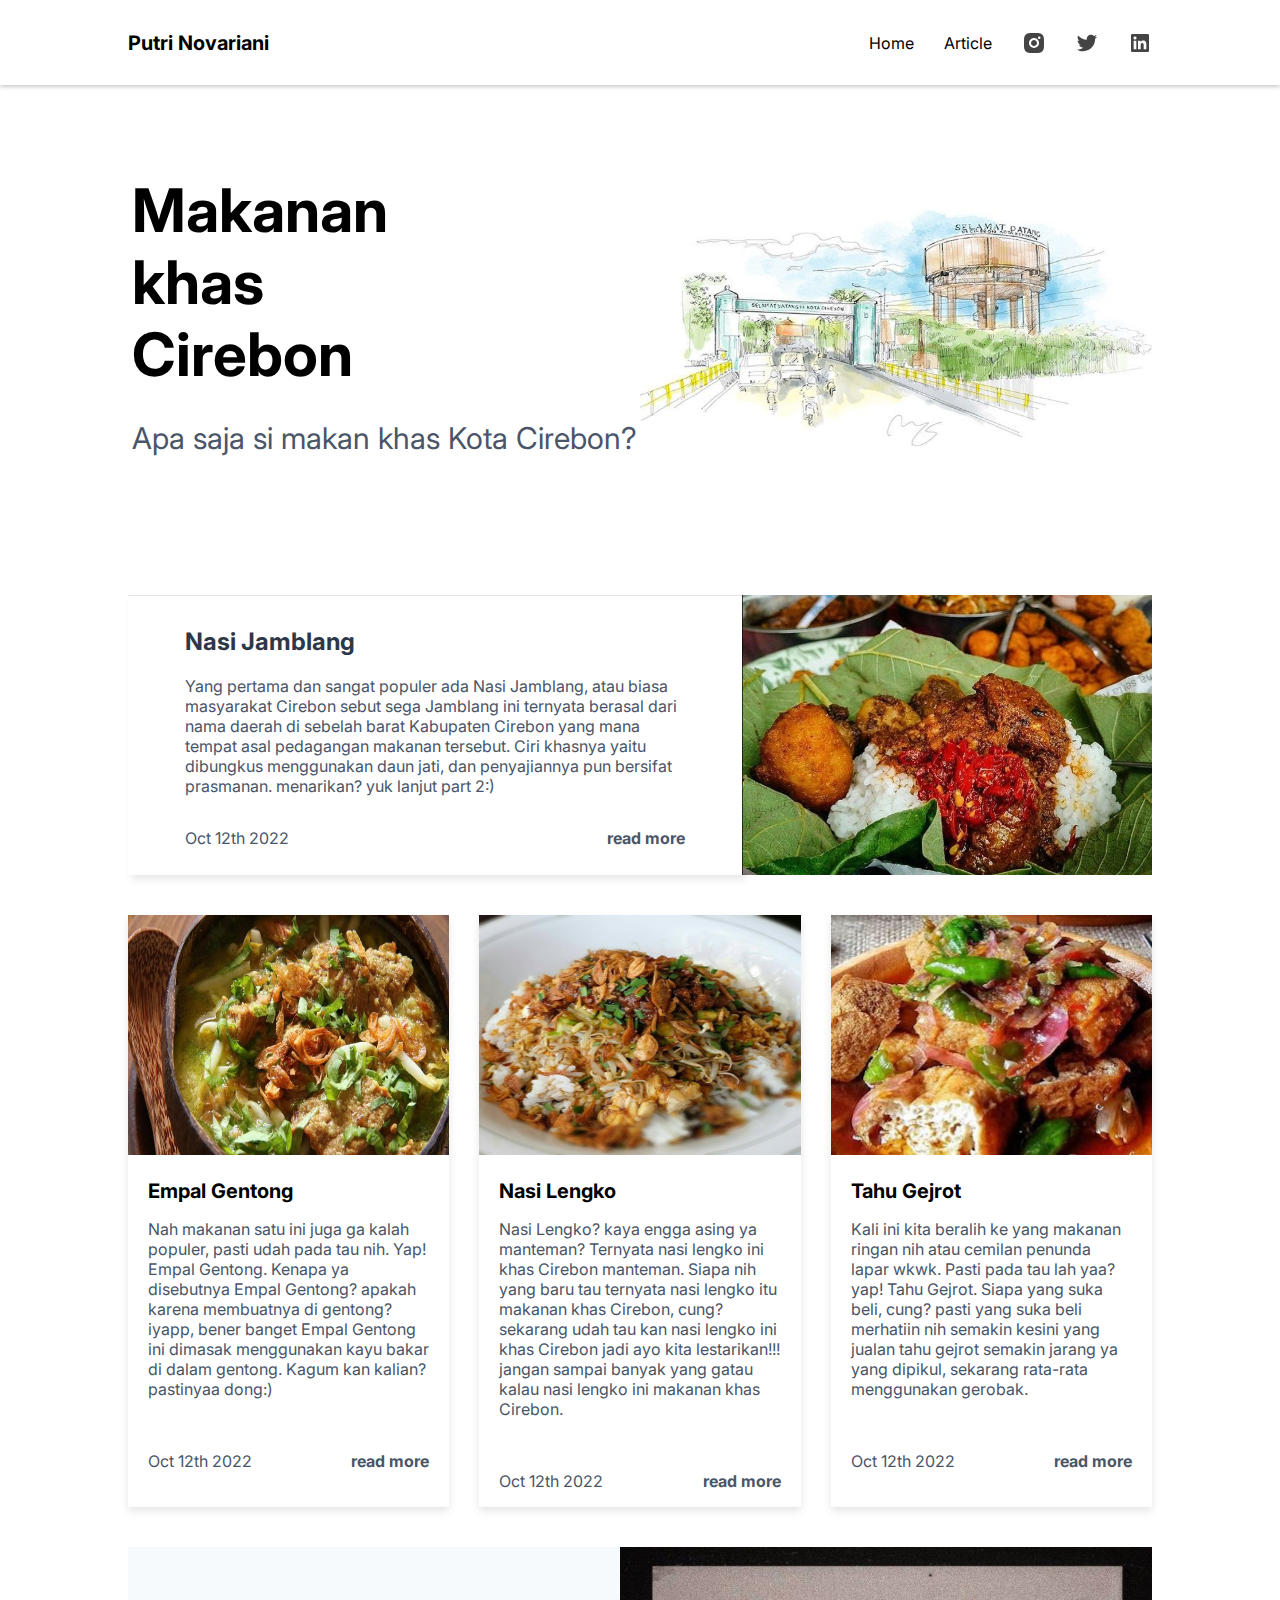
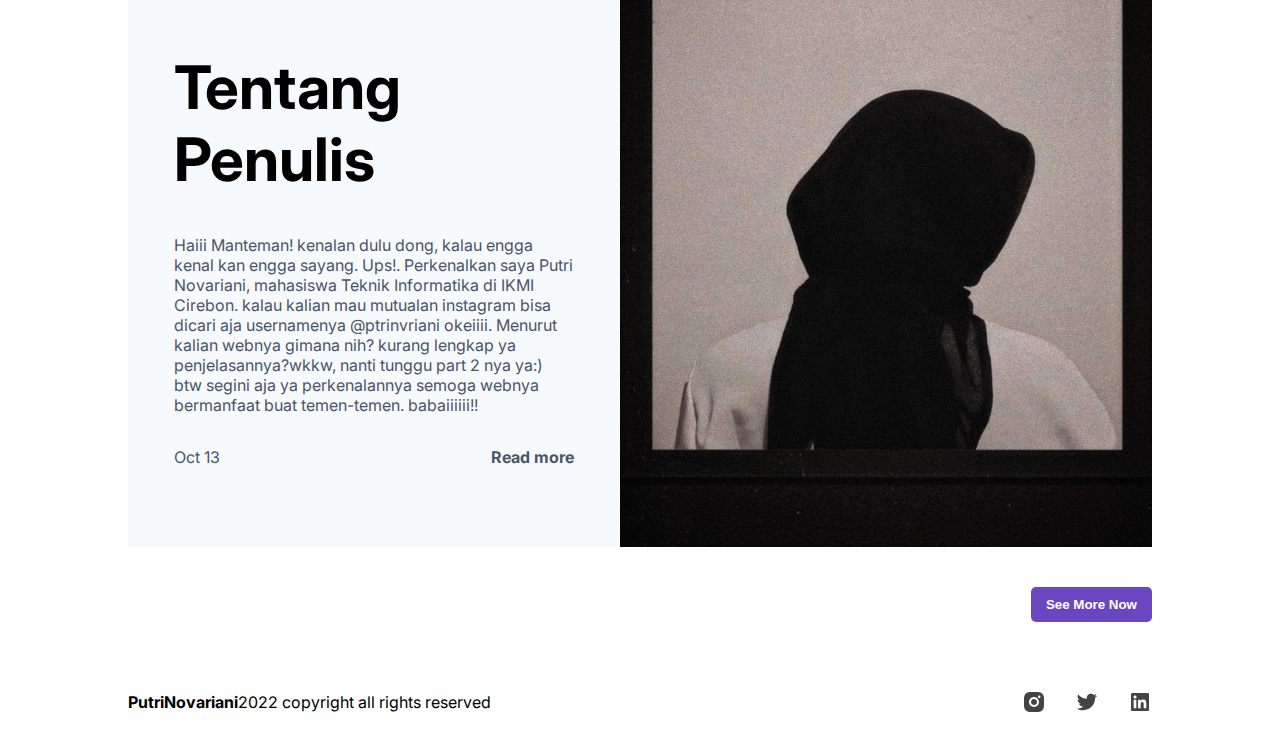
<file: index.html>
<!DOCTYPE html>
<html>
<head>
	<meta charset="utf-8">
	<meta name="viewport" content="width=device-width, initial-scale=1">
	<title>My blog</title>
	<link rel="preconnect" href="https://fonts.googleapis.com">
	<link rel="preconnect" href="https://fonts.gstatic.com" crossorigin>
	<link href="https://fonts.googleapis.com/css2?family=Inter&display=swap" rel="stylesheet">
	<link rel="stylesheet" href="style.css">
</head>
<body>
	<nav class="navbar">
		<h1>Putri Novariani</h1>
		<div class="nav-menu">
			<p>Home</p>
			<p>Article</p>
			<img src="assets/instagram.svg" alt="instagram">
			<img src="assets/twitter.svg" alt="twitter">
			<img src="assets/linkedin.svg" alt="linkedin">
		</div>
	</nav>
	<section class="hero-container">
		<div>
			<div>
				<h1>Makanan khas Cirebon</h1>
				<p>Apa saja si makan khas Kota Cirebon?</p>
			</div>
		</div>
		<img src="assets/hero.jpg" alt="hero">
	</section>
	<section class="description-container">
		<div>
			<div>
				<h2>Nasi Jamblang</h2>
				<p>Yang pertama dan sangat populer ada Nasi Jamblang, atau biasa masyarakat Cirebon sebut sega Jamblang ini ternyata berasal dari nama daerah di sebelah barat Kabupaten Cirebon yang mana tempat asal pedagangan makanan tersebut. Ciri khasnya yaitu dibungkus menggunakan daun jati, dan penyajiannya pun bersifat prasmanan. menarikan? yuk lanjut part 2:)</p>
			</div>
			<div class="description-left-footer">
				<p>Oct 12th 2022</p>
				<p class="font-weight-bold">read more</p>
			</div>
		</div>
		<img src="assets/desc.jpg" alt="desc">
	</section>
	<section class="content-container">
		<div class="card">
			<img src="assets/card1.jpg" alt="card1">
			<div class="card-body">
				<h3>Empal Gentong</h3>
				<p>Nah makanan satu ini juga ga kalah populer, pasti udah pada tau nih. Yap! Empal Gentong. Kenapa ya disebutnya Empal Gentong? apakah karena membuatnya di gentong? iyapp, bener banget Empal Gentong ini dimasak menggunakan kayu bakar di dalam gentong. Kagum kan kalian? pastinyaa dong:)</p>
			</div>
			<div class="card-footer">
				<p>Oct 12th 2022</p>
				<p class="font-weight-bold">read more</p>
			</div>
		</div>
		<div class="card">
			<img src="assets/card2.jpg" alt="card2">
			<div class="card-body">
				<h3>Nasi Lengko</h3>
				<p>Nasi Lengko? kaya engga asing ya manteman? Ternyata nasi lengko ini khas Cirebon manteman. Siapa nih yang baru tau ternyata nasi lengko itu makanan khas Cirebon, cung?sekarang udah tau kan nasi lengko ini khas Cirebon jadi ayo kita lestarikan!!! jangan sampai banyak yang gatau kalau nasi lengko ini makanan khas Cirebon.</p>
			</div>
			<div class="card-footer">
				<p>Oct 12th 2022</p>
				<p class="font-weight-bold">read more</p>
			</div>
		</div>
		<div class="card">
			<img src="assets/card3.jpg" alt="card3">
			<div class="card-body">
				<h3>Tahu Gejrot</h3>
				<p>Kali ini kita beralih ke yang makanan ringan nih atau cemilan penunda lapar wkwk. Pasti pada tau lah yaa? yap! Tahu Gejrot. Siapa yang suka beli, cung? pasti yang suka beli merhatiin nih semakin kesini yang jualan tahu gejrot semakin jarang ya yang dipikul, sekarang rata-rata menggunakan gerobak.</p>
			</div>
			<div class="card-footer">
				<p>Oct 12th 2022</p>
				<p class="font-weight-bold">read more</p>
			</div>
		</div>
	</section>
	<section class="what-is-container">
		<div>
			<div>
				<h1>Tentang Penulis</h1>
				<p>Haiii Manteman! kenalan dulu dong, kalau engga kenal kan engga sayang. Ups!. Perkenalkan saya Putri Novariani, mahasiswa Teknik Informatika di IKMI Cirebon. kalau kalian mau mutualan instagram bisa dicari aja usernamenya @ptrinvriani okeiiii. Menurut kalian webnya gimana nih? kurang lengkap ya penjelasannya?wkkw, nanti tunggu part 2 nya ya:) btw segini aja ya perkenalannya semoga webnya bermanfaat buat temen-temen. babaiiiiii!!</p>
			</div>
			<div class="footer">
				<p>Oct 13</p>
				<p class="font-weight-bold">Read more</p>
			</div>
		</div>
		<img src="assets/desc2.jpg" alt="what-is">
	</section>
	<section class="button-container">
		<button class="btn">See More Now</button>
	</section>
	<footer>
		<p><b>PutriNovariani</b>2022 copyright all rights reserved</p>
		<div>
			<img src="assets/instagram.svg" alt="instagram">
			<img src="assets/twitter.svg" alt="twitter">
			<img src="assets/linkedin.svg" alt="linkedin">
		</div>
	</footer>

</body>
</html>
</file>
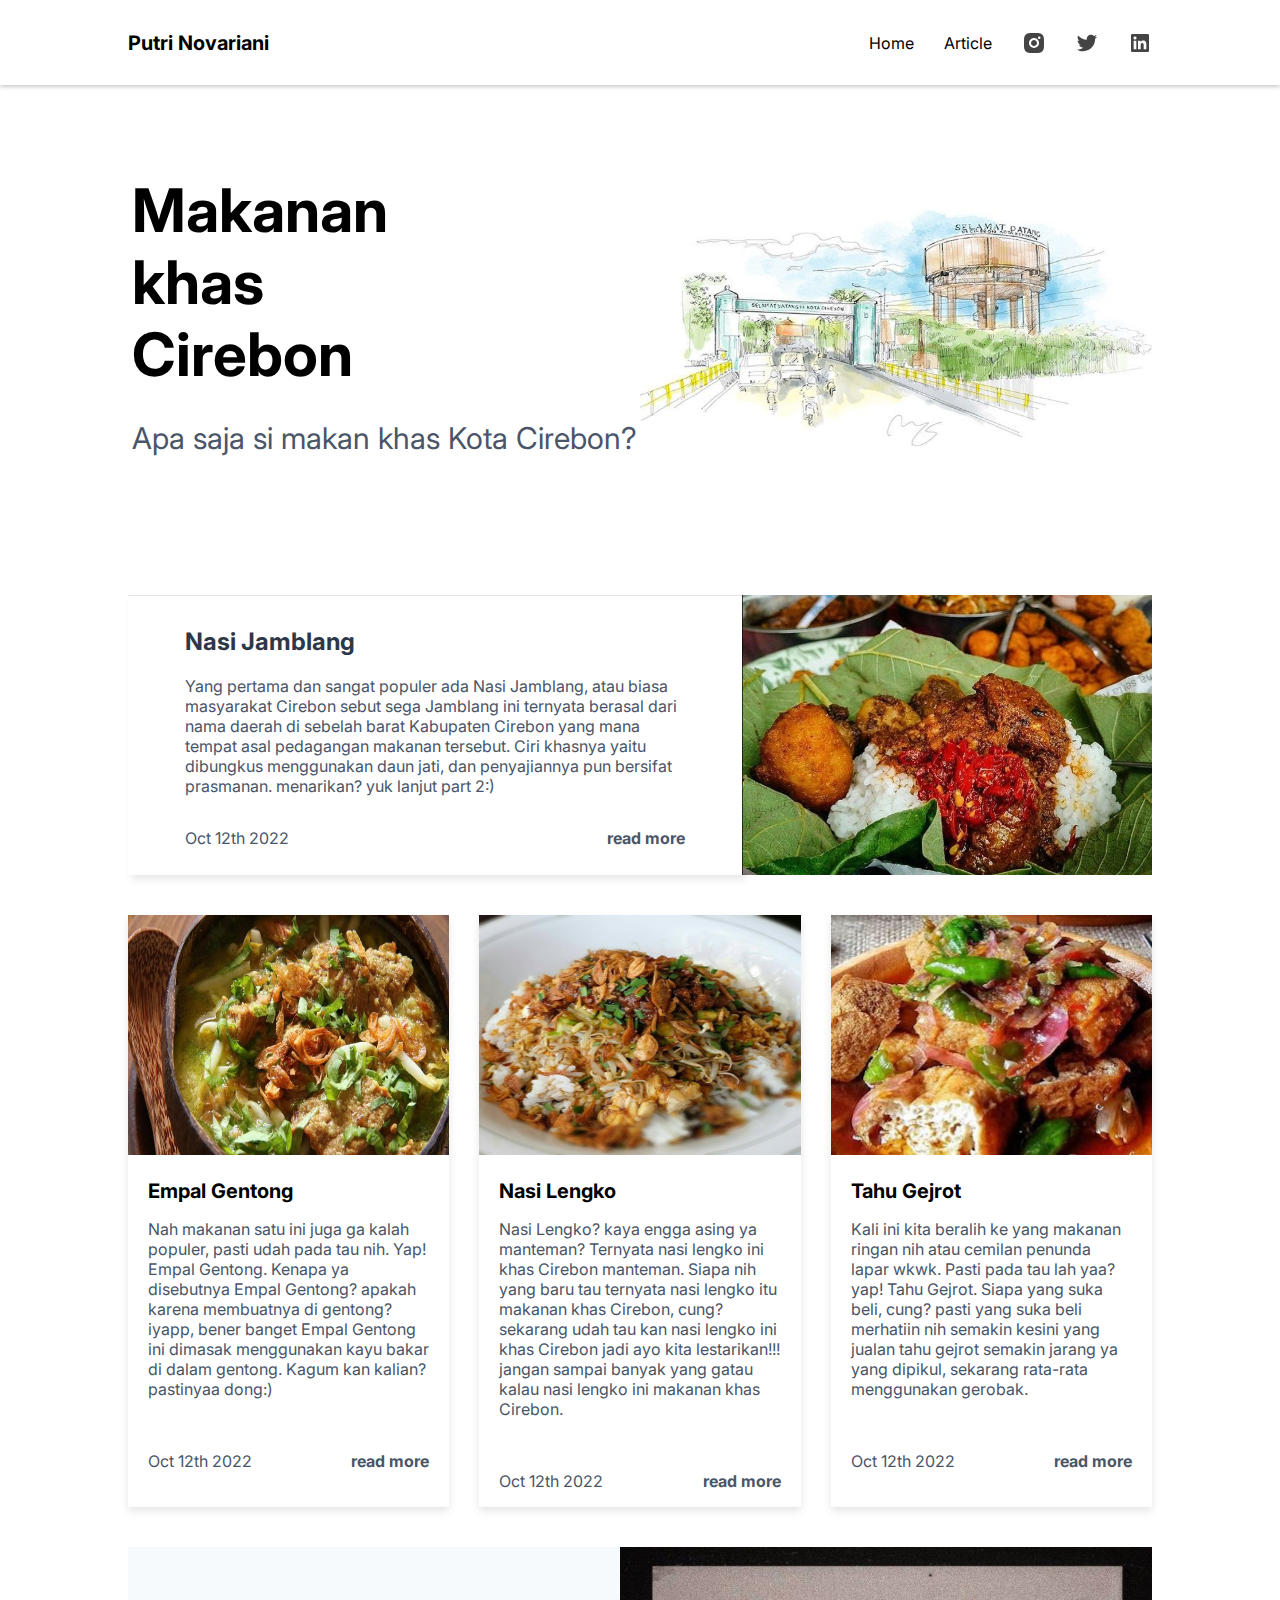
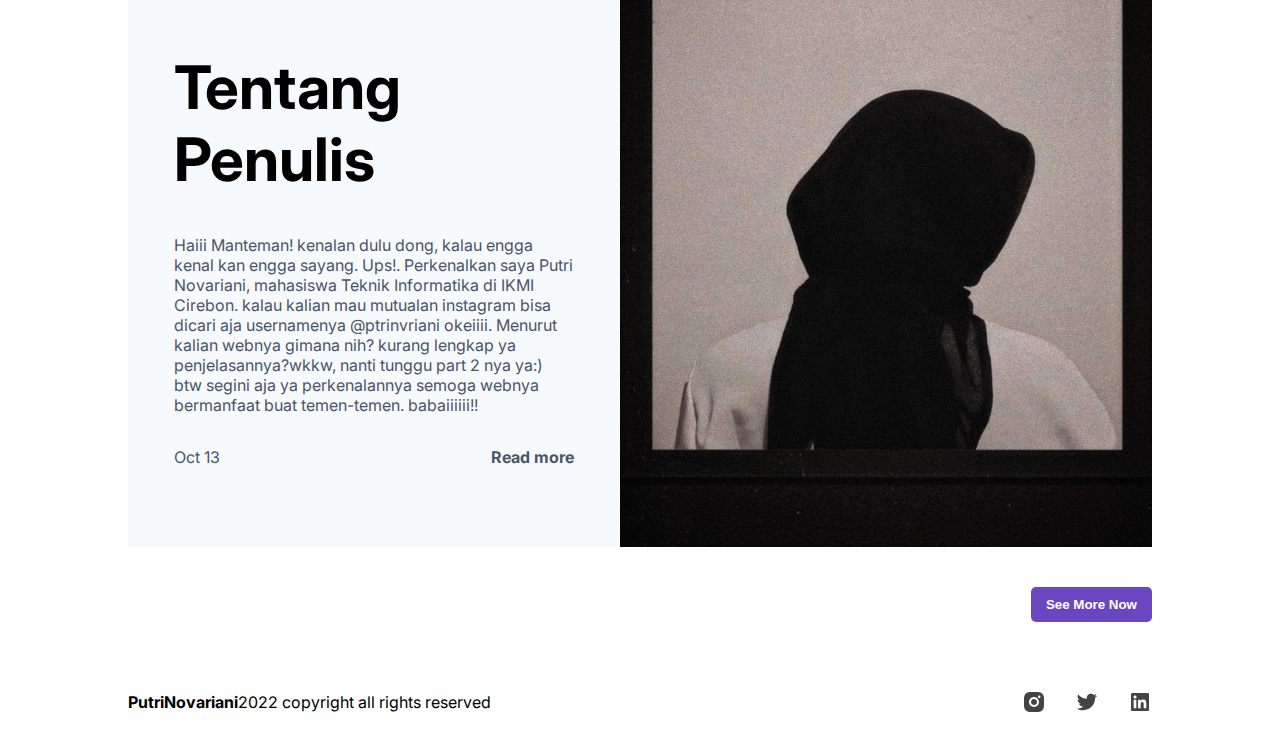
<file: lagicoba.html>
<!DOCTYPE html>
<html>
<head>
	<meta charset="utf-8">
	<meta name="viewport" content="width=device-width, initial-scale=1">
	<title>My blog</title>
	<link rel="preconnect" href="https://fonts.googleapis.com">
	<link rel="preconnect" href="https://fonts.gstatic.com" crossorigin>
	<link href="https://fonts.googleapis.com/css2?family=Inter&display=swap" rel="stylesheet">
	<link rel="stylesheet" href="style.css">
</head>
<body>
	<nav class="navbar">
		<h1>Putri Novariani</h1>
		<div class="nav-menu">
			<p>Home</p>
			<p>Article</p>
			<img src="assets/instagram.svg" alt="instagram">
			<img src="assets/twitter.svg" alt="twitter">
			<img src="assets/linkedin.svg" alt="linkedin">
		</div>
	</nav>
	<section class="hero-container">
		<div>
			<div>
				<h1>Makanan khas Cirebon</h1>
				<p>Apa saja si makan khas Kota Cirebon?</p>
			</div>
		</div>
		<img src="assets/hero.jpg" alt="hero">
	</section>
	<section class="description-container">
		<div>
			<div>
				<h2>Nasi Jamblang</h2>
				<p>Yang pertama dan sangat populer ada Nasi Jamblang, atau biasa masyarakat Cirebon sebut sega Jamblang ini ternyata berasal dari nama daerah di sebelah barat Kabupaten Cirebon yang mana tempat asal pedagangan makanan tersebut. Ciri khasnya yaitu dibungkus menggunakan daun jati, dan penyajiannya pun bersifat prasmanan. menarikan? yuk lanjut part 2:)</p>
			</div>
			<div class="description-left-footer">
				<p>Oct 12th 2022</p>
				<p class="font-weight-bold">read more</p>
			</div>
		</div>
		<img src="assets/desc.jpg" alt="desc">
	</section>
	<section class="content-container">
		<div class="card">
			<img src="assets/card1.jpg" alt="card1">
			<div class="card-body">
				<h3>Empal Gentong</h3>
				<p>Nah makanan satu ini juga ga kalah populer, pasti udah pada tau nih. Yap! Empal Gentong. Kenapa ya disebutnya Empal Gentong? apakah karena membuatnya di gentong? iyapp, bener banget Empal Gentong ini dimasak menggunakan kayu bakar di dalam gentong. Kagum kan kalian? pastinyaa dong:)</p>
			</div>
			<div class="card-footer">
				<p>Oct 12th 2022</p>
				<p class="font-weight-bold">read more</p>
			</div>
		</div>
		<div class="card">
			<img src="assets/card2.jpg" alt="card2">
			<div class="card-body">
				<h3>Nasi Lengko</h3>
				<p>Nasi Lengko? kaya engga asing ya manteman? Ternyata nasi lengko ini khas Cirebon manteman. Siapa nih yang baru tau ternyata nasi lengko itu makanan khas Cirebon, cung?sekarang udah tau kan nasi lengko ini khas Cirebon jadi ayo kita lestarikan!!! jangan sampai banyak yang gatau kalau nasi lengko ini makanan khas Cirebon.</p>
			</div>
			<div class="card-footer">
				<p>Oct 12th 2022</p>
				<p class="font-weight-bold">read more</p>
			</div>
		</div>
		<div class="card">
			<img src="assets/card3.jpg" alt="card3">
			<div class="card-body">
				<h3>Tahu Gejrot</h3>
				<p>Kali ini kita beralih ke yang makanan ringan nih atau cemilan penunda lapar wkwk. Pasti pada tau lah yaa? yap! Tahu Gejrot. Siapa yang suka beli, cung? pasti yang suka beli merhatiin nih semakin kesini yang jualan tahu gejrot semakin jarang ya yang dipikul, sekarang rata-rata menggunakan gerobak.</p>
			</div>
			<div class="card-footer">
				<p>Oct 12th 2022</p>
				<p class="font-weight-bold">read more</p>
			</div>
		</div>
	</section>
	<section class="what-is-container">
		<div>
			<div>
				<h1>Tentang Penulis</h1>
				<p>Haiii Manteman! kenalan dulu dong, kalau engga kenal kan engga sayang. Ups!. Perkenalkan saya Putri Novariani, mahasiswa Teknik Informatika di IKMI Cirebon. kalau kalian mau mutualan instagram bisa dicari aja usernamenya @ptrinvriani okeiiii. Menurut kalian webnya gimana nih? kurang lengkap ya penjelasannya?wkkw, nanti tunggu part 2 nya ya:) btw segini aja ya perkenalannya semoga webnya bermanfaat buat temen-temen. babaiiiiii!!</p>
			</div>
			<div class="footer">
				<p>Oct 13</p>
				<p class="font-weight-bold">Read more</p>
			</div>
		</div>
		<img src="assets/desc2.jpg" alt="what-is">
	</section>
	<section class="button-container">
		<button class="btn">See More Now</button>
	</section>
	<footer>
		<p><b>PutriNovariani</b>2022 copyright all rights reserved</p>
		<div>
			<img src="assets/instagram.svg" alt="instagram">
			<img src="assets/twitter.svg" alt="twitter">
			<img src="assets/linkedin.svg" alt="linkedin">
		</div>
	</footer>

</body>
</html>
</file>
<file: style.css>
:root {
	--darkGray:  #2D3748;
	--gray: #4a5568;
	--grayLight: #f7fafc;
	--primay: #6B46C1;
}

body {
	box-sizing: border-box;
	padding: 0;
	margin: 0;
	font-family: 'Inter', sans-serif;
}

.navbar {
	background: white;
	height: 85px;
	display: flex;
	padding: 0 10%;
	align-items: center;
	justify-content: space-between;
	box-shadow: 0 2px 4px 0 rgba(1, 1, 1, 0.2);
}

.navbar h1 {
	font-size: 20px;
	font-weight: 700px;
}

.nav-menu {
	display: flex;
	gap: 30px;
}

.hero-container {
	display: flex;
	height: 470px;
	padding: 0 10%;
}

.hero-container > div {
	width: 50%;
	display: flex;
	flex-direction: column;
	align-items: center;
	justify-content: center;
}

.hero-container h1 {
	font-size: 60px;
	width: 360px;
	margin: 20px 0;
}

.hero-container p {
	font-size: 30px;
	color: var(--gray);
}

.hero-container > img {
	width: 50%;
	height: 323px;
	align-self: center;
}

.description-container {
	height: 280px;
	margin: 40px 0;
	padding: 0 10%;
	display: flex;
}

.description-container > div {
	width: 60%;
	display: flex;
	justify-content: center;
	align-items: center;
	flex-direction: column;
	box-shadow: 4px 4px 8px 0 rgba(1, 1, 1, 0.1);
	border-top: 1px solid rgb(228, 228, 228);
}

.description-container h2 {
	color: var(--darkGray);
}

.description-container p {
	color: var(--gray);
}

.description-container > div > div {
	width: 500px;
}

.description-container > img {
	width: 40%;
	object-fit: cover;
}

.description-left-footer {
	display: flex;
	justify-content: space-between;
}

.content-container {
	min-height: 400px;
	margin: 40px 0;
	padding: 0 10%;
	display: grid;
	grid-template-columns: repeat(3, 1fr);
	gap: 30px;
}

.content-container .card {
	height: 100%;
}

.card {
	box-shadow: 0 4px 8px 0 rgba(1, 1, 1, 0.1);
}

.card:hover {
	box-shadow: 0 4px 8px 0 rgba(1, 1, 1, 0.2);
	cursor: pointer;
	transition: 0.3s;
}

.card > img {
	object-fit: fill;
	height: 240px;
	width: 100%;
}

.card > .card-body {
	padding: 20px;
}

.card h3 {
	font-size: 20px;
	margin: 0 15px 0 0;
}

.card p {
	color: var(--gray);
	font-size: 16px;
}

.card > .card-footer {
	display: flex;
	justify-content: space-between;
	padding: 0 20px;
}

.what-is-container {
	height: 600px;
	padding: 0 10%;
	display: flex;
	margin: 40px 0;
}

.what-is-container h1 {
	font-size: 60px;
}

.what-is-container p {
	color: var(--gray);
	font-size: 16px;
}

.what-is-container > div {
	display: flex;
	justify-content: center;
	align-items: center;
	flex-direction: column;
	width: 48%;
	background: yellow;
	background: var(--grayLight);
}

.what-is-container > div > div {
	width: 400px;
}

.what-is-container > img {
	width: 52%;
	background: red;
}

.what-is-container > div > .footer {
	display: flex;
	justify-content: space-between;
}

.button-container {
	display: flex;
	justify-content: flex-end;
	padding: 0 10%;
	margin: 40px 0;
}

.btn {
	background: var(--primay);
	outline: none;
	border: none;
	padding: 10px 15px;
	color: white;
	border-radius: 5px;
	font-weight: bold;
}

footer {
	display: flex;
	justify-content: space-between;
	align-items: center;
	padding: 0 10%;
	height: 80px;
}

footer > div {
	display: flex;
	gap: 30px;
}

/* utils */

.font-weight-bold {
	font-weight: bold;
}

@media only screen and (max-width: 420px) {
  .hero-container {
  	flex-wrap: wrap;
  	height: 100%;
  }

  .hero-container > div {
  	width: 100%;
  	height: 250px;
  }

  .hero-container > img {
  	width: 100%;
  	height: 100%;
  }

  .hero-container h1 {
  	font-size: 36px;
  	text-align: center;
  	width: 100%;
  }

  .hero-container p {
  	font-size: 22px;
  	text-align: center;
  }

  .content-container {
  	grid-template-columns: 1fr;
  }

  .description-container {
  	flex-wrap: wrap;
  	height: 100%;
  }

  .description-container h2, .description-container p {
  	text-align: center;
  }

  .description-container > div {
  	width: 100%;
  	padding: 5%;
  }

  .description-container > div > div {
  	width: 100%;
  }

  .description-container > img {
  	width: 100%;
  	height: 200px;
  }

  .what-is-container {
  	flex-wrap: wrap;
  	height: 100%;
  	flex-direction: column-reverse;
  }

  .what-is-container > div {
  	padding: 0 5%;
  	width: 100%;
  }

  .what-is-container > div > div {
  	width: 100%;
  }

  .what-is-container > img {
  	width: 100%;
  }

 .what-is-container h1 {
  	font-size: 32px;
  	text-align: center;
  }

.what-is-container p {
  	font-size: 16px;
  	text-align: center;
  }

  nav > .nav-menu {
  	display: none;
  }

  .card img {
  	height: 200px;
  }

  .button-container {
  	justify-content: center;
  }

  footer {
  	flex-direction: column-reverse;
  }
}
</file>
